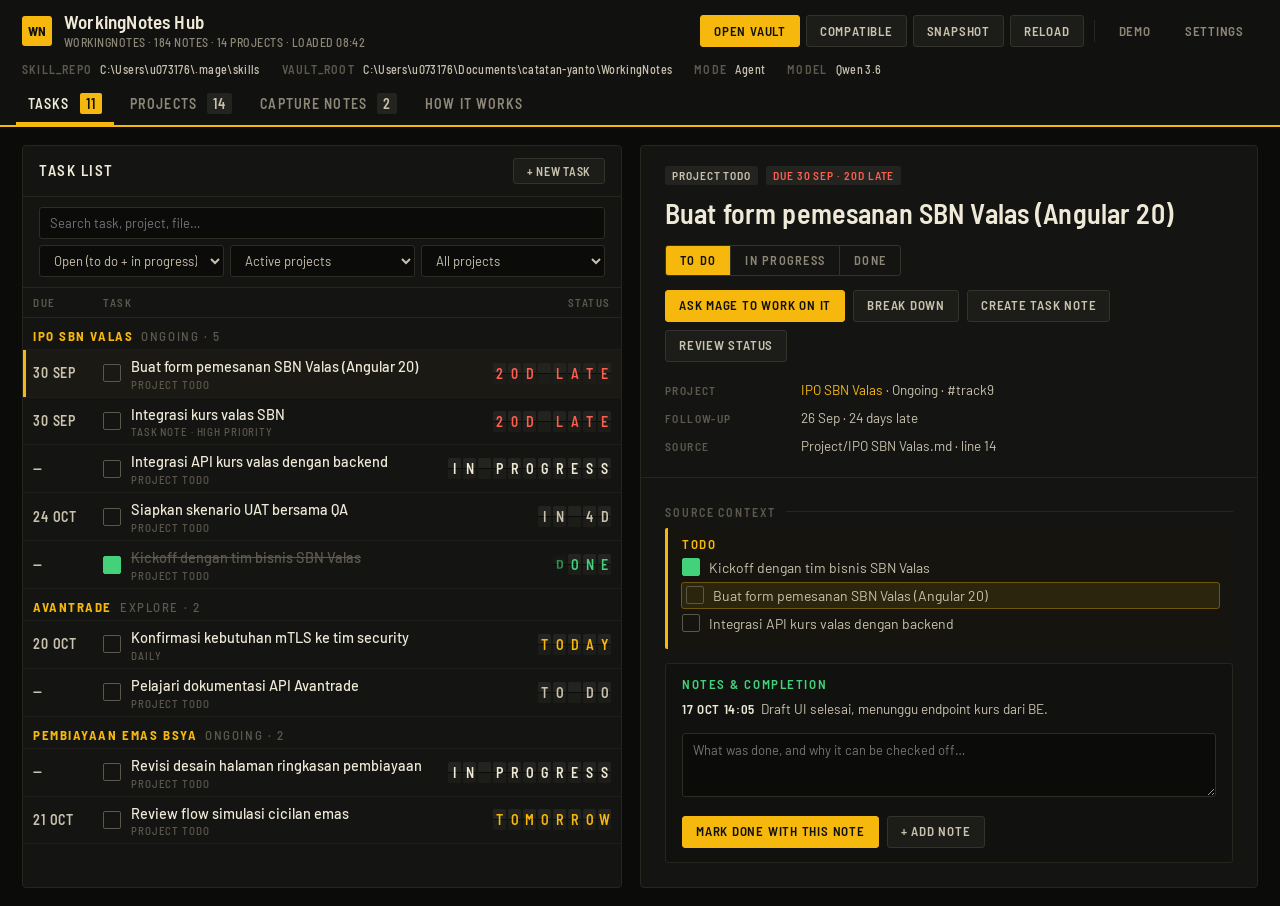
<file: note-taking-bca/design-samples/1-departure-board.html>
<!doctype html><html><head><meta charset="utf-8"><title>sample</title><link rel="stylesheet" href="fonts/fonts.css"><style>*{box-sizing:border-box}body{margin:0}
:root{--bg:#0b0b0a;--rail:#111110;--panel:#141412;--tile:#1c1c19;--tile2:#232320;--seam:#0b0b0a;--line:#26261f;--ink:#efe9d8;--ink2:#c9c2ae;--muted:#8d8777;--faint:#5e594e;--amber:#f6b80c;--amberbg:rgba(246,184,12,.12);--green:#43d17a;--red:#ff5d4f;--sign:"Bahnschrift","Barlow Semi Condensed","Arial Narrow",sans-serif;--text:"Segoe UI Variable Text","Barlow","Segoe UI",sans-serif}
body{background:var(--bg);color:var(--ink);font:14px/1.5 var(--text)}
.top{background:var(--rail);border-bottom:2px solid var(--amber)}
.bar{display:flex;align-items:center;gap:10px;padding:12px 22px}
.brand{display:flex;gap:12px;align-items:center;margin-right:auto}.mark{display:grid;place-items:center;width:30px;height:30px;background:var(--amber);color:#111;font:700 13px/1 var(--sign);border-radius:3px}
.name{font:600 19px/1 var(--sign);letter-spacing:.01em}.stat{font:500 12px/1.4 var(--sign);color:var(--muted);letter-spacing:.04em;margin-top:3px;text-transform:uppercase}
.acts{display:flex;gap:6px;align-items:center}.sep{width:1px;height:22px;background:var(--line);margin:0 4px}
.btn{height:32px;padding:0 13px;border-radius:3px;border:1px solid #33332b;background:var(--tile);color:var(--ink2);font:600 13px/1 var(--sign);letter-spacing:.06em;text-transform:uppercase}
.btn.primary{background:var(--amber);border-color:var(--amber);color:#111}.btn.ghost{background:none;border-color:transparent;color:var(--muted)}.btn.small{height:26px;font-size:12px}
.paths{display:flex;gap:22px;padding:0 22px 10px;font:500 12px/1 var(--sign);color:var(--ink2);letter-spacing:.03em}.paths b{color:var(--faint);font-weight:600;margin-right:6px;letter-spacing:.1em}
.tabs{display:flex;gap:4px;padding:0 16px}.tabs a{font:600 14px/1 var(--sign);letter-spacing:.08em;text-transform:uppercase;color:var(--muted);padding:12px 12px 11px;border-bottom:3px solid transparent}
.tabs a.on{color:var(--ink);border-color:var(--amber)}.tabs i{font-style:normal;margin-left:6px;background:var(--tile2);color:var(--ink2);padding:2px 6px;border-radius:2px}.tabs a.on i{background:var(--amber);color:#111}
main{display:grid;grid-template-columns:600px 1fr;gap:18px;padding:18px 22px}
.list,.detail{background:var(--panel);border:1px solid var(--line);border-radius:4px}
.lh{display:flex;align-items:center;padding:12px 16px;border-bottom:1px solid var(--line)}.lh h2{margin:0 auto 0 0;font:600 15px/1 var(--sign);letter-spacing:.1em;text-transform:uppercase}
.filters{display:grid;grid-template-columns:1fr 1fr 1fr;gap:6px;padding:10px 16px;border-bottom:1px solid var(--line)}.filters input{grid-column:1/-1}
input,select{background:var(--bg);border:1px solid #2d2d26;color:var(--ink2);border-radius:3px;height:32px;padding:0 10px;font:13px var(--text)}
table{width:100%;border-collapse:collapse}
th{font:600 11px/1 var(--sign);letter-spacing:.14em;color:var(--faint);text-align:left;padding:9px 10px;border-bottom:1px solid var(--line)}
.grp td{padding:12px 10px 6px;font:700 13px/1 var(--sign);letter-spacing:.12em;text-transform:uppercase;color:var(--amber)}.grp span{color:var(--faint);font-weight:500;margin-left:8px}
td{padding:7px 10px;border-bottom:1px solid #1d1d19;vertical-align:middle}
.due{font:600 14px/1 var(--sign);letter-spacing:.06em;color:var(--ink2);width:70px}
.tk{display:flex;gap:10px;align-items:center}.tick{width:18px;height:18px;border:1.5px solid #5b574b;border-radius:2px;flex:0 0 auto}.tick.done{background:var(--green);border-color:var(--green)}
.tt{font:500 14.5px/1.3 var(--text);color:var(--ink)}.src{font:500 11px/1 var(--sign);letter-spacing:.08em;color:var(--faint);text-transform:uppercase;margin-top:3px}
tr.sel td{background:#1a1913}tr.sel td:first-child{box-shadow:inset 3px 0 var(--amber)}
tr.done .tt{color:var(--faint);text-decoration:line-through}
.flap{display:inline-flex;gap:2px}.flap b{display:inline-block;min-width:13px;text-align:center;padding:4px 1px 3px;background:linear-gradient(180deg,var(--tile2) 0 49%,var(--seam) 49% 52%,var(--tile) 52%);font:600 14px/1 var(--sign);border-radius:2px;color:var(--ink)}
.flap.late b{color:var(--red)}.flap.today b,.flap.soon b{color:var(--amber)}.flap.done b{color:var(--green)}.flap.doing b{color:var(--ink)}.flap.open b{color:var(--ink2)}
.flap.flipping b:nth-child(1){transform:perspective(60px) rotateX(-38deg);transform-origin:50% 50%;filter:brightness(.7)}
.dh{padding:20px 24px;border-bottom:1px solid var(--line)}
.kick{display:flex;gap:8px;align-items:center}.dh h1{font:600 28px/1.15 var(--sign);letter-spacing:.005em;margin:12px 0 16px}
.seg{display:inline-flex;border:1px solid #33332b;border-radius:3px;overflow:hidden;margin-right:10px}.seg a{padding:8px 14px;font:600 12.5px/1 var(--sign);letter-spacing:.1em;text-transform:uppercase;color:var(--muted);border-right:1px solid #33332b}.seg a:last-child{border:0}.seg a.on{background:var(--amber);color:#111}
.row{display:flex;gap:8px;flex-wrap:wrap;margin-top:14px}
dl{display:grid;grid-template-columns:120px 1fr;gap:8px 16px;margin:18px 0 0;font-size:13.5px}dt{font:600 11.5px/20px var(--sign);letter-spacing:.12em;color:var(--faint)}dd{margin:0;color:var(--ink2)}dd a{color:var(--amber)}
.db{padding:6px 24px 24px}.sec{font:600 12px/1 var(--sign);letter-spacing:.16em;color:var(--faint);margin:22px 0 10px;display:flex;gap:10px;align-items:center}.sec:after{content:"";flex:1;height:1px;background:var(--line)}
.co{border-left:3px solid var(--amber);background:#15140f;padding:10px 14px;border-radius:2px}.co h4{margin:0 0 6px;font:600 13px/1 var(--sign);letter-spacing:.12em;color:var(--amber)}
.co li{list-style:none;margin:5px 0;display:flex;gap:9px;align-items:center;color:var(--ink2)}.co ul{margin:0;padding:0}.hl{background:rgba(246,184,12,.1);outline:1px solid rgba(246,184,12,.4);border-radius:2px;padding:2px 4px}
.nb{margin-top:14px;border:1px solid var(--line);background:#11110f;padding:14px 16px;border-radius:3px}.nb h4{margin:0 0 8px;font:600 13px/1 var(--sign);letter-spacing:.12em;color:var(--green)}
.nl{font-size:13.5px;color:var(--ink2);margin:4px 0}.nl b{font:600 13px var(--sign);color:var(--ink);letter-spacing:.05em}
textarea{width:100%;height:64px;background:var(--bg);border:1px solid #2d2d26;color:var(--ink2);border-radius:3px;margin-top:10px;padding:8px 10px;font:13px var(--text)}
.chip{font:600 11.5px/1 var(--sign);letter-spacing:.08em;padding:4px 7px;border-radius:2px;background:var(--tile2);color:var(--ink2);text-transform:uppercase}.chip.red{color:var(--red)}.chip.amber{color:var(--amber)}
</style></head><body>
<header class="top"><div class="bar"><div class="brand"><span class="mark">WN</span><div><div class="name">WorkingNotes Hub</div><div class="stat">WorkingNotes · 184 notes · 14 projects · loaded 08:42</div></div></div>
<div class="acts"><button class="btn primary">Open vault</button><button class="btn">Compatible</button><button class="btn">Snapshot</button><button class="btn">Reload</button><span class="sep"></span><button class="btn ghost">Demo</button><button class="btn ghost">Settings</button></div></div>
<div class="paths"><span><b>SKILL_REPO</b> C:\Users\u073176\.mage\skills</span><span><b>VAULT_ROOT</b> C:\Users\u073176\Documents\catatan-yanto\WorkingNotes</span><span><b>MODE</b> Agent</span><span><b>MODEL</b> Qwen 3.6</span></div>
<nav class="tabs"><a class="on">Tasks <i>11</i></a><a>Projects <i>14</i></a><a>Capture notes <i>2</i></a><a>How it works</a></nav></header>
<main><section class="list"><div class="lh"><h2>Task list</h2><button class="btn small">+ New task</button></div>
<div class="filters"><input placeholder="Search task, project, file…"><select><option>Open (to do + in progress)</option></select><select><option>Active projects</option></select><select><option>All projects</option></select></div>
<table><thead><tr><th>DUE</th><th>TASK</th><th style="text-align:right">STATUS</th></tr></thead><tbody><tr class="grp"><td colspan="3">IPO SBN Valas<span>Ongoing · 5</span></td></tr><tr class="sel "><td class="due">30 SEP</td><td><div class="tk"><span class="tick "></span><div><div class="tt">Buat form pemesanan SBN Valas (Angular 20)</div><div class="src">Project TODO</div></div></div></td><td style="text-align:right"><span class="flap late"><b>2</b><b>0</b><b>D</b><b>&nbsp;</b><b>L</b><b>A</b><b>T</b><b>E</b></span></td></tr><tr class=" "><td class="due">30 SEP</td><td><div class="tk"><span class="tick "></span><div><div class="tt">Integrasi kurs valas SBN</div><div class="src">Task note · High priority</div></div></div></td><td style="text-align:right"><span class="flap late"><b>2</b><b>0</b><b>D</b><b>&nbsp;</b><b>L</b><b>A</b><b>T</b><b>E</b></span></td></tr><tr class=" "><td class="due">—</td><td><div class="tk"><span class="tick "></span><div><div class="tt">Integrasi API kurs valas dengan backend</div><div class="src">Project TODO</div></div></div></td><td style="text-align:right"><span class="flap doing"><b>I</b><b>N</b><b>&nbsp;</b><b>P</b><b>R</b><b>O</b><b>G</b><b>R</b><b>E</b><b>S</b><b>S</b></span></td></tr><tr class=" "><td class="due">24 OCT</td><td><div class="tk"><span class="tick "></span><div><div class="tt">Siapkan skenario UAT bersama QA</div><div class="src">Project TODO</div></div></div></td><td style="text-align:right"><span class="flap open"><b>I</b><b>N</b><b>&nbsp;</b><b>4</b><b>D</b></span></td></tr><tr class=" done"><td class="due">—</td><td><div class="tk"><span class="tick done"></span><div><div class="tt">Kickoff dengan tim bisnis SBN Valas</div><div class="src">Project TODO</div></div></div></td><td style="text-align:right"><span class="flap done flipping"><b>D</b><b>O</b><b>N</b><b>E</b></span></td></tr><tr class="grp"><td colspan="3">Avantrade<span>Explore · 2</span></td></tr><tr class=" "><td class="due">20 OCT</td><td><div class="tk"><span class="tick "></span><div><div class="tt">Konfirmasi kebutuhan mTLS ke tim security</div><div class="src">Daily</div></div></div></td><td style="text-align:right"><span class="flap today"><b>T</b><b>O</b><b>D</b><b>A</b><b>Y</b></span></td></tr><tr class=" "><td class="due">—</td><td><div class="tk"><span class="tick "></span><div><div class="tt">Pelajari dokumentasi API Avantrade</div><div class="src">Project TODO</div></div></div></td><td style="text-align:right"><span class="flap open"><b>T</b><b>O</b><b>&nbsp;</b><b>D</b><b>O</b></span></td></tr><tr class="grp"><td colspan="3">Pembiayaan emas Bsya<span>Ongoing · 2</span></td></tr><tr class=" "><td class="due">—</td><td><div class="tk"><span class="tick "></span><div><div class="tt">Revisi desain halaman ringkasan pembiayaan</div><div class="src">Project TODO</div></div></div></td><td style="text-align:right"><span class="flap doing"><b>I</b><b>N</b><b>&nbsp;</b><b>P</b><b>R</b><b>O</b><b>G</b><b>R</b><b>E</b><b>S</b><b>S</b></span></td></tr><tr class=" "><td class="due">21 OCT</td><td><div class="tk"><span class="tick "></span><div><div class="tt">Review flow simulasi cicilan emas</div><div class="src">Project TODO</div></div></div></td><td style="text-align:right"><span class="flap soon"><b>T</b><b>O</b><b>M</b><b>O</b><b>R</b><b>R</b><b>O</b><b>W</b></span></td></tr></tbody></table></section><section class="detail"><div class="dh"><div class="kick"><span class="chip">Project TODO</span><span class="chip red">Due 30 Sep · 20d late</span></div><h1>Buat form pemesanan SBN Valas (Angular 20)</h1>
<span class="seg"><a class="on">To do</a><a>In progress</a><a>Done</a></span>
<div class="row"><button class="btn primary">Ask Mage to work on it</button><button class="btn">Break down</button><button class="btn">Create task note</button><button class="btn">Review status</button></div>
<dl><dt>PROJECT</dt><dd><a>IPO SBN Valas</a> · Ongoing · #track9</dd><dt>FOLLOW-UP</dt><dd>26 Sep · 24 days late</dd><dt>SOURCE</dt><dd>Project/IPO SBN Valas.md · line 14</dd></dl></div>
<div class="db"><div class="sec">SOURCE CONTEXT</div><div class="co"><h4>TODO</h4><ul><li><span class="tick done"></span>Kickoff dengan tim bisnis SBN Valas</li><li class="hl"><span class="tick"></span>Buat form pemesanan SBN Valas (Angular 20)</li><li><span class="tick"></span>Integrasi API kurs valas dengan backend</li></ul></div>
<div class="nb"><h4>NOTES &amp; COMPLETION</h4><div class="nl"><b>17 OCT 14:05</b> &nbsp;Draft UI selesai, menunggu endpoint kurs dari BE.</div><textarea placeholder="What was done, and why it can be checked off…"></textarea><div class="row"><button class="btn primary">Mark done with this note</button><button class="btn">+ Add note</button></div></div></div></section></main></body></html>
</file>
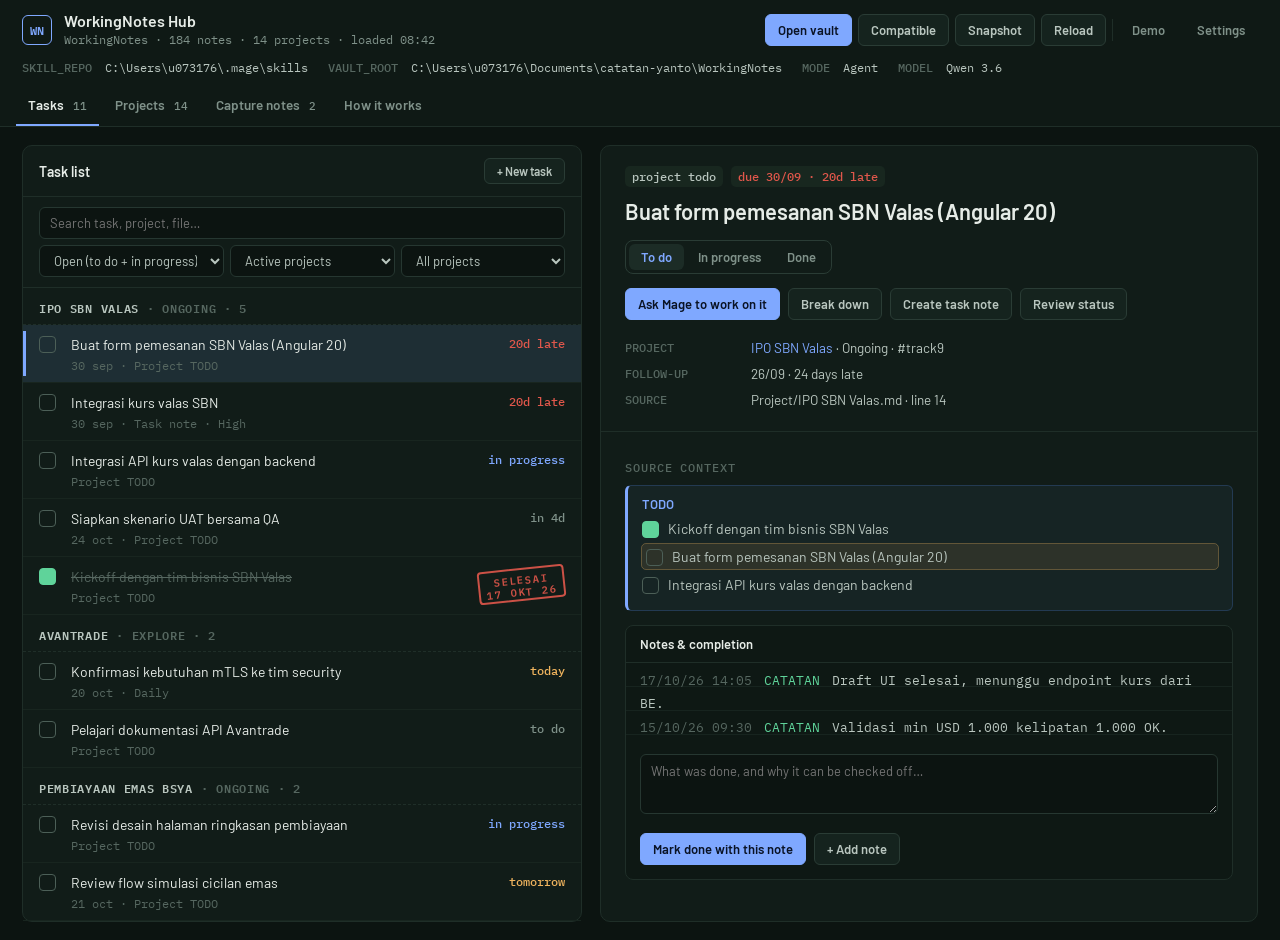
<file: note-taking-bca/design-samples/2-passbook-stamp.html>
<!doctype html><html><head><meta charset="utf-8"><title>sample</title><link rel="stylesheet" href="fonts/fonts.css"><style>*{box-sizing:border-box}body{margin:0}
:root{--bg:#0c1411;--rail:#0f1915;--panel:#111c18;--line:#1f2e28;--ink:#e6ece7;--ink2:#b9c6bf;--muted:#7f9189;--faint:#566760;--blue:#7fa8ff;--bluebg:rgba(127,168,255,.12);--stamp:#e0574b;--green:#5fd39a;--amber:#f0b45e;--mono:"Cascadia Mono","IBM Plex Mono",Consolas,monospace;--text:"Segoe UI Variable Text","Barlow","Segoe UI",sans-serif}
body{background:var(--bg);color:var(--ink);font:14px/1.5 var(--text)}
.top{background:var(--rail);border-bottom:1px solid var(--line)}.bar{display:flex;align-items:center;gap:8px;padding:12px 22px}
.brand{display:flex;gap:12px;align-items:center;margin-right:auto}.mark{display:grid;place-items:center;width:30px;height:30px;border:1.5px solid var(--blue);color:var(--blue);font:600 12px/1 var(--mono);border-radius:6px}
.name{font:600 16px/1.1 var(--text)}.stat{font:12px/1.4 var(--mono);color:var(--muted);margin-top:2px}
.acts{display:flex;gap:6px;align-items:center}.sep{width:1px;height:22px;background:var(--line)}
.btn{height:32px;padding:0 12px;border-radius:6px;border:1px solid #2a3c35;background:#15231e;color:var(--ink2);font:550 13px var(--text)}.btn.primary{background:var(--blue);border-color:var(--blue);color:#0a1325}.btn.ghost{background:none;border-color:transparent;color:var(--muted)}.btn.small{height:26px;font-size:12px}
.paths{display:flex;gap:20px;padding:0 22px 10px;font:12px var(--mono);color:var(--ink2)}.paths b{color:var(--faint);font-weight:500;margin-right:6px}
.tabs{display:flex;gap:4px;padding:0 16px}.tabs a{font:600 13.5px var(--text);color:var(--muted);padding:11px 12px;border-bottom:2px solid transparent}.tabs a.on{color:var(--ink);border-color:var(--blue)}.tabs i{font:500 11px var(--mono);font-style:normal;margin-left:6px;color:var(--muted)}
main{display:grid;grid-template-columns:560px 1fr;gap:18px;padding:18px 22px}.list,.detail{background:var(--panel);border:1px solid var(--line);border-radius:10px}
.lh{display:flex;align-items:center;padding:12px 16px;border-bottom:1px solid var(--line)}.lh h2{margin:0 auto 0 0;font:600 14px var(--text)}
.filters{display:grid;grid-template-columns:1fr 1fr 1fr;gap:6px;padding:10px 16px;border-bottom:1px solid var(--line)}.filters input{grid-column:1/-1}
input,select{background:var(--bg);border:1px solid #263731;color:var(--ink2);border-radius:6px;height:32px;padding:0 10px;font:13px var(--text)}
.grp{display:flex;gap:8px;padding:10px 16px 6px;font:600 11.5px var(--mono);letter-spacing:.06em;text-transform:uppercase;color:var(--ink2);border-bottom:1px dashed var(--line)}.grp span{color:var(--faint)}
.t{display:grid;grid-template-columns:22px 1fr auto;gap:10px;padding:9px 16px;border-bottom:1px solid #18251f;align-items:start;position:relative}
.t.sel{background:var(--bluebg)}.t.sel:before{content:"";position:absolute;left:0;top:6px;bottom:6px;width:3px;background:var(--blue)}
.tick{width:17px;height:17px;border:1.5px solid #4c5f57;border-radius:4px;margin-top:2px}.tick.done{background:var(--green);border-color:var(--green)}
.tt{font-size:14px;color:var(--ink)}.mut{font:11.5px var(--mono);color:var(--faint);margin-top:3px}.t.done .tt{color:var(--faint);text-decoration:line-through}
.st{font:500 11.5px var(--mono);white-space:nowrap;padding-top:2px}.late{color:var(--stamp)}.today,.soon{color:var(--amber)}.doing{color:var(--blue)}.open{color:var(--muted)}
.stamp{display:inline-block;transform:rotate(-6deg);border:2px solid var(--stamp);color:var(--stamp);font:700 10.5px/1.1 var(--mono);padding:3px 6px;border-radius:4px;text-align:center;letter-spacing:.08em;opacity:.9}
.dh{padding:20px 24px;border-bottom:1px solid var(--line)}.kick{display:flex;gap:8px}.dh h1{font:600 22px/1.3 var(--text);margin:10px 0 14px}
.chip{font:500 11.5px var(--mono);padding:3px 7px;border-radius:5px;background:#18271f;color:var(--ink2)}.chip.red{color:var(--stamp)}
.seg{display:inline-flex;border:1px solid #2a3c35;border-radius:8px;padding:3px;gap:2px}.seg a{padding:5px 12px;border-radius:6px;font:550 13px var(--text);color:var(--muted)}.seg a.on{background:#1c2c26;color:var(--blue)}
.row{display:flex;gap:8px;flex-wrap:wrap;margin-top:14px}
dl{display:grid;grid-template-columns:110px 1fr;gap:6px 16px;margin:18px 0 0;font-size:13.5px}dt{font:500 11.5px/20px var(--mono);color:var(--faint);text-transform:uppercase}dd{margin:0;color:var(--ink2)}dd a{color:var(--blue)}
.db{padding:6px 24px 24px}.sec{font:500 11.5px var(--mono);letter-spacing:.08em;color:var(--faint);margin:22px 0 10px;text-transform:uppercase}
.co{border:1px solid #233a52;border-left:3px solid var(--blue);background:rgba(127,168,255,.05);padding:10px 14px;border-radius:6px}.co h4{margin:0 0 6px;color:var(--blue);font:600 13px var(--text)}
.co ul{margin:0;padding:0}.co li{list-style:none;margin:5px 0;display:flex;gap:9px;align-items:center;color:var(--ink2)}.hl{background:rgba(240,180,94,.1);outline:1px solid rgba(240,180,94,.35);border-radius:4px;padding:2px 4px}
.nb{margin-top:14px;border:1px solid var(--line);border-radius:8px;background:#0e1814;overflow:hidden}.nb h4{margin:0;padding:10px 14px;font:600 13px var(--text);border-bottom:1px solid var(--line)}
.pb{font:12.5px/1.9 var(--mono);color:var(--ink2);padding:6px 14px;background:repeating-linear-gradient(180deg,transparent 0 23px,#17241f 23px 24px)}.pb span{color:var(--faint);margin-right:12px}.pb em{font-style:normal;color:var(--green);margin-right:12px}
textarea{width:calc(100% - 28px);margin:8px 14px 0;height:60px;background:var(--bg);border:1px solid #263731;color:var(--ink2);border-radius:6px;padding:8px 10px;font:13px var(--text)}.nb .row{padding:0 14px 14px}
</style></head><body>
<header class="top"><div class="bar"><div class="brand"><span class="mark">WN</span><div><div class="name">WorkingNotes Hub</div><div class="stat">WorkingNotes · 184 notes · 14 projects · loaded 08:42</div></div></div>
<div class="acts"><button class="btn primary">Open vault</button><button class="btn">Compatible</button><button class="btn">Snapshot</button><button class="btn">Reload</button><span class="sep"></span><button class="btn ghost">Demo</button><button class="btn ghost">Settings</button></div></div>
<div class="paths"><span><b>SKILL_REPO</b> C:\Users\u073176\.mage\skills</span><span><b>VAULT_ROOT</b> C:\Users\u073176\Documents\catatan-yanto\WorkingNotes</span><span><b>MODE</b> Agent</span><span><b>MODEL</b> Qwen 3.6</span></div>
<nav class="tabs"><a class="on">Tasks <i>11</i></a><a>Projects <i>14</i></a><a>Capture notes <i>2</i></a><a>How it works</a></nav></header>
<main><section class="list"><div class="lh"><h2>Task list</h2><button class="btn small">+ New task</button></div>
<div class="filters"><input placeholder="Search task, project, file…"><select><option>Open (to do + in progress)</option></select><select><option>Active projects</option></select><select><option>All projects</option></select></div>
<div class="grp">IPO SBN Valas <span>· Ongoing · 5</span></div><div class="t sel "><span class="tick "></span><div><div class="tt">Buat form pemesanan SBN Valas (Angular 20)</div><div class="mut">30 sep · Project TODO</div></div><div class="st late">20d late</div></div><div class="t  "><span class="tick "></span><div><div class="tt">Integrasi kurs valas SBN</div><div class="mut">30 sep · Task note · High</div></div><div class="st late">20d late</div></div><div class="t  "><span class="tick "></span><div><div class="tt">Integrasi API kurs valas dengan backend</div><div class="mut">Project TODO</div></div><div class="st doing">in progress</div></div><div class="t  "><span class="tick "></span><div><div class="tt">Siapkan skenario UAT bersama QA</div><div class="mut">24 oct · Project TODO</div></div><div class="st open">in 4d</div></div><div class="t  done"><span class="tick done"></span><div><div class="tt">Kickoff dengan tim bisnis SBN Valas</div><div class="mut">Project TODO</div></div><div class="st done"><span class="stamp">SELESAI<br>17 OKT 26</span></div></div><div class="grp">Avantrade <span>· Explore · 2</span></div><div class="t  "><span class="tick "></span><div><div class="tt">Konfirmasi kebutuhan mTLS ke tim security</div><div class="mut">20 oct · Daily</div></div><div class="st today">today</div></div><div class="t  "><span class="tick "></span><div><div class="tt">Pelajari dokumentasi API Avantrade</div><div class="mut">Project TODO</div></div><div class="st open">to do</div></div><div class="grp">Pembiayaan emas Bsya <span>· Ongoing · 2</span></div><div class="t  "><span class="tick "></span><div><div class="tt">Revisi desain halaman ringkasan pembiayaan</div><div class="mut">Project TODO</div></div><div class="st doing">in progress</div></div><div class="t  "><span class="tick "></span><div><div class="tt">Review flow simulasi cicilan emas</div><div class="mut">21 oct · Project TODO</div></div><div class="st soon">tomorrow</div></div></section><section class="detail"><div class="dh"><div class="kick"><span class="chip">project todo</span><span class="chip red">due 30/09 · 20d late</span></div><h1>Buat form pemesanan SBN Valas (Angular 20)</h1>
<span class="seg"><a class="on">To do</a><a>In progress</a><a>Done</a></span>
<div class="row"><button class="btn primary">Ask Mage to work on it</button><button class="btn">Break down</button><button class="btn">Create task note</button><button class="btn">Review status</button></div>
<dl><dt>Project</dt><dd><a>IPO SBN Valas</a> · Ongoing · #track9</dd><dt>Follow-up</dt><dd>26/09 · 24 days late</dd><dt>Source</dt><dd>Project/IPO SBN Valas.md · line 14</dd></dl></div>
<div class="db"><div class="sec">Source context</div><div class="co"><h4>TODO</h4><ul><li><span class="tick done"></span>Kickoff dengan tim bisnis SBN Valas</li><li class="hl"><span class="tick"></span>Buat form pemesanan SBN Valas (Angular 20)</li><li><span class="tick"></span>Integrasi API kurs valas dengan backend</li></ul></div>
<div class="nb"><h4>Notes &amp; completion</h4><div class="pb"><div><span>17/10/26 14:05</span><em>CATATAN</em>Draft UI selesai, menunggu endpoint kurs dari BE.</div><div><span>15/10/26 09:30</span><em>CATATAN</em>Validasi min USD 1.000 kelipatan 1.000 OK.</div></div><textarea placeholder="What was done, and why it can be checked off…"></textarea><div class="row"><button class="btn primary">Mark done with this note</button><button class="btn">+ Add note</button></div></div></div></section></main></body></html>
</file>
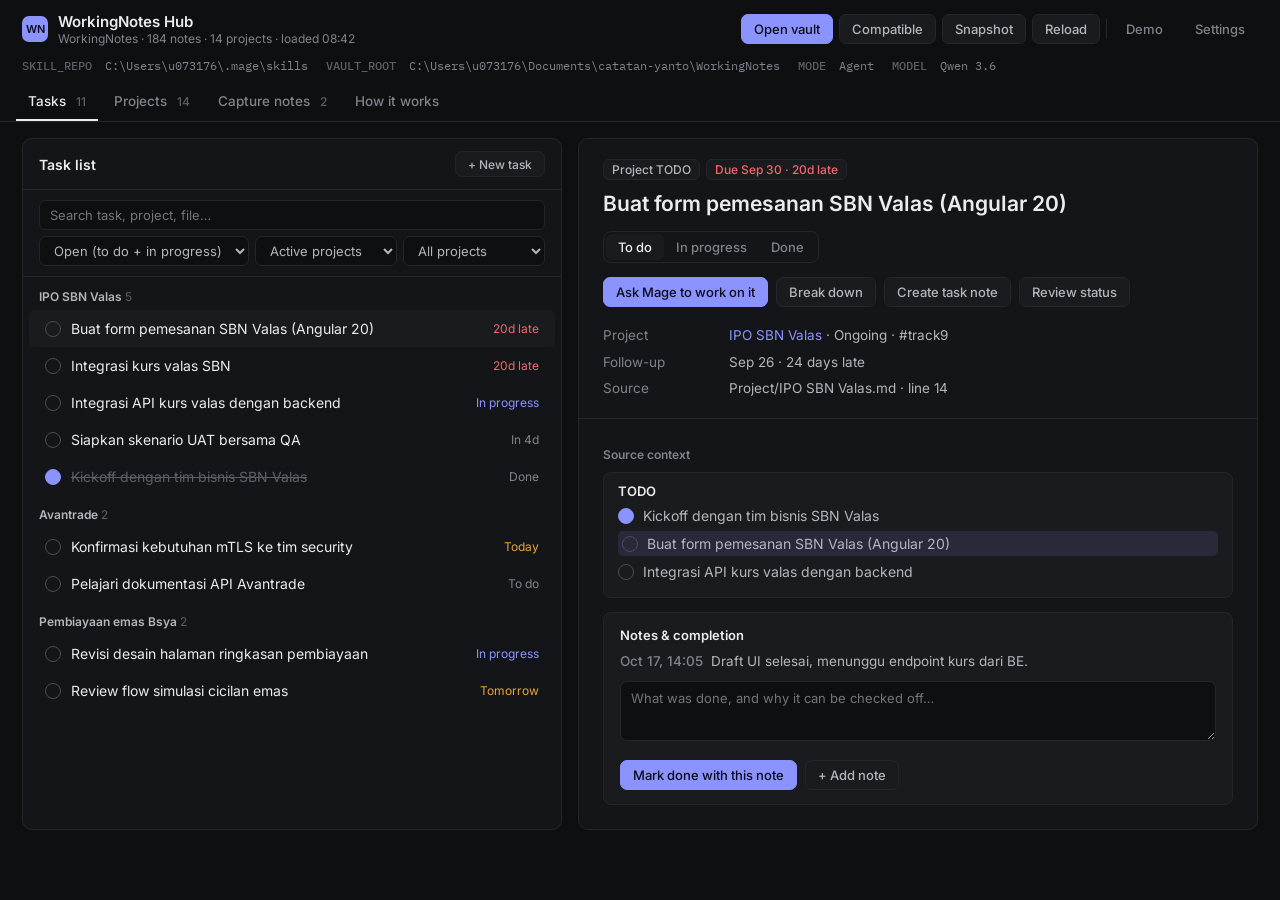
<file: note-taking-bca/design-samples/3-refined-standard.html>
<!doctype html><html><head><meta charset="utf-8"><title>sample</title><link rel="stylesheet" href="fonts/fonts.css"><style>*{box-sizing:border-box}body{margin:0}
:root{--bg:#0e0f11;--panel:#141518;--panel2:#1a1b1f;--line:#24262b;--ink:#ececef;--ink2:#b4b6bd;--muted:#80838c;--faint:#5c5f67;--acc:#8b93ff;--accbg:rgba(139,147,255,.12);--green:#4cc38a;--red:#f1666a;--amber:#e5a63b;--sans:"Segoe UI Variable Text","Inter","Segoe UI",sans-serif;--mono:"Cascadia Mono","IBM Plex Mono",monospace}
body{background:var(--bg);color:var(--ink);font:14px/1.5 var(--sans)}
.top{border-bottom:1px solid var(--line)}.bar{display:flex;align-items:center;gap:8px;padding:12px 22px}
.brand{display:flex;gap:10px;align-items:center;margin-right:auto}.mark{display:grid;place-items:center;width:26px;height:26px;background:var(--acc);color:#0b0c1a;font:600 11px var(--sans);border-radius:7px}
.name{font:600 15px var(--sans)}.stat{font:12px var(--sans);color:var(--muted)}
.acts{display:flex;gap:6px;align-items:center}.sep{width:1px;height:20px;background:var(--line)}
.btn{height:30px;padding:0 12px;border-radius:7px;border:1px solid var(--line);background:var(--panel2);color:var(--ink2);font:500 13px var(--sans)}.btn.primary{background:var(--acc);border-color:var(--acc);color:#0b0c1a}.btn.ghost{background:none;border-color:transparent;color:var(--muted)}.btn.small{height:26px;font-size:12px}
.paths{display:flex;gap:18px;padding:0 22px 10px;font:12px var(--mono);color:var(--muted)}.paths b{color:var(--faint);font-weight:500;margin-right:6px}
.tabs{display:flex;gap:4px;padding:0 16px}.tabs a{font:500 13.5px var(--sans);color:var(--muted);padding:10px 12px;border-bottom:2px solid transparent}.tabs a.on{color:var(--ink);border-color:var(--ink)}.tabs i{font-style:normal;margin-left:6px;color:var(--faint);font-size:12px}
main{display:grid;grid-template-columns:540px 1fr;gap:16px;padding:16px 22px}.list,.detail{background:var(--panel);border:1px solid var(--line);border-radius:10px}
.lh{display:flex;align-items:center;padding:12px 16px;border-bottom:1px solid var(--line)}.lh h2{margin:0 auto 0 0;font:600 14px var(--sans)}
.filters{display:grid;grid-template-columns:1fr 1fr 1fr;gap:6px;padding:10px 16px;border-bottom:1px solid var(--line)}.filters input{grid-column:1/-1}
input,select{background:var(--bg);border:1px solid var(--line);color:var(--ink2);border-radius:7px;height:30px;padding:0 10px;font:13px var(--sans)}
.grp{padding:12px 16px 6px;font:600 12px var(--sans);color:var(--ink2)}.grp span{color:var(--faint);font-weight:400}
.t{display:flex;gap:10px;padding:8px 16px;align-items:center;border-radius:6px;margin:0 6px}.t.sel{background:var(--panel2)}
.tick{width:16px;height:16px;border:1.5px solid #4a4d55;border-radius:50%}.tick.done{background:var(--acc);border-color:var(--acc)}
.tt{flex:1;font-size:14px}.t.done .tt{color:var(--faint);text-decoration:line-through}.st{font-size:12px;color:var(--muted)}.st.late{color:var(--red)}.st.today,.st.soon{color:var(--amber)}.st.doing{color:var(--acc)}
.dh{padding:20px 24px;border-bottom:1px solid var(--line)}.kick{display:flex;gap:6px}.dh h1{font:600 21px/1.3 var(--sans);margin:10px 0 14px}
.chip{font:500 12px var(--sans);padding:2px 8px;border-radius:6px;background:var(--panel2);color:var(--ink2);border:1px solid var(--line)}.chip.red{color:var(--red)}
.seg{display:inline-flex;border:1px solid var(--line);border-radius:8px;padding:2px}.seg a{padding:5px 12px;border-radius:6px;font:500 13px var(--sans);color:var(--muted)}.seg a.on{background:var(--panel2);color:var(--ink)}
.row{display:flex;gap:8px;flex-wrap:wrap;margin-top:14px}
dl{display:grid;grid-template-columns:110px 1fr;gap:6px 16px;margin:18px 0 0;font-size:13.5px}dt{color:var(--muted)}dd{margin:0;color:var(--ink2)}dd a{color:var(--acc)}
.db{padding:6px 24px 24px}.sec{font:600 12px var(--sans);color:var(--muted);margin:22px 0 10px}
.co{border:1px solid var(--line);background:var(--panel2);padding:10px 14px;border-radius:8px}.co h4{margin:0 0 6px;font:600 13px var(--sans);color:var(--ink)}
.co ul{margin:0;padding:0}.co li{list-style:none;margin:5px 0;display:flex;gap:9px;align-items:center;color:var(--ink2)}.hl{background:var(--accbg);border-radius:5px;padding:2px 4px}
.nb{margin-top:14px;border:1px solid var(--line);background:var(--panel2);padding:14px 16px;border-radius:8px}.nb h4{margin:0 0 8px;font:600 13px var(--sans)}
.nl{font-size:13.5px;color:var(--ink2)}.nl b{color:var(--muted);font-weight:500;margin-right:8px}
textarea{width:100%;height:60px;background:var(--bg);border:1px solid var(--line);color:var(--ink2);border-radius:7px;margin-top:10px;padding:8px 10px;font:13px var(--sans)}
</style></head><body>
<header class="top"><div class="bar"><div class="brand"><span class="mark">WN</span><div><div class="name">WorkingNotes Hub</div><div class="stat">WorkingNotes · 184 notes · 14 projects · loaded 08:42</div></div></div>
<div class="acts"><button class="btn primary">Open vault</button><button class="btn">Compatible</button><button class="btn">Snapshot</button><button class="btn">Reload</button><span class="sep"></span><button class="btn ghost">Demo</button><button class="btn ghost">Settings</button></div></div>
<div class="paths"><span><b>SKILL_REPO</b> C:\Users\u073176\.mage\skills</span><span><b>VAULT_ROOT</b> C:\Users\u073176\Documents\catatan-yanto\WorkingNotes</span><span><b>MODE</b> Agent</span><span><b>MODEL</b> Qwen 3.6</span></div>
<nav class="tabs"><a class="on">Tasks <i>11</i></a><a>Projects <i>14</i></a><a>Capture notes <i>2</i></a><a>How it works</a></nav></header>
<main><section class="list"><div class="lh"><h2>Task list</h2><button class="btn small">+ New task</button></div>
<div class="filters"><input placeholder="Search task, project, file…"><select><option>Open (to do + in progress)</option></select><select><option>Active projects</option></select><select><option>All projects</option></select></div>
<div class="grp">IPO SBN Valas <span>5</span></div><div class="t sel "><span class="tick "></span><span class="tt">Buat form pemesanan SBN Valas (Angular 20)</span><span class="st late">20d late</span></div><div class="t  "><span class="tick "></span><span class="tt">Integrasi kurs valas SBN</span><span class="st late">20d late</span></div><div class="t  "><span class="tick "></span><span class="tt">Integrasi API kurs valas dengan backend</span><span class="st doing">In progress</span></div><div class="t  "><span class="tick "></span><span class="tt">Siapkan skenario UAT bersama QA</span><span class="st open">In 4d</span></div><div class="t  done"><span class="tick done"></span><span class="tt">Kickoff dengan tim bisnis SBN Valas</span><span class="st done">Done</span></div><div class="grp">Avantrade <span>2</span></div><div class="t  "><span class="tick "></span><span class="tt">Konfirmasi kebutuhan mTLS ke tim security</span><span class="st today">Today</span></div><div class="t  "><span class="tick "></span><span class="tt">Pelajari dokumentasi API Avantrade</span><span class="st open">To do</span></div><div class="grp">Pembiayaan emas Bsya <span>2</span></div><div class="t  "><span class="tick "></span><span class="tt">Revisi desain halaman ringkasan pembiayaan</span><span class="st doing">In progress</span></div><div class="t  "><span class="tick "></span><span class="tt">Review flow simulasi cicilan emas</span><span class="st soon">Tomorrow</span></div></section><section class="detail"><div class="dh"><div class="kick"><span class="chip">Project TODO</span><span class="chip red">Due Sep 30 · 20d late</span></div><h1>Buat form pemesanan SBN Valas (Angular 20)</h1>
<span class="seg"><a class="on">To do</a><a>In progress</a><a>Done</a></span>
<div class="row"><button class="btn primary">Ask Mage to work on it</button><button class="btn">Break down</button><button class="btn">Create task note</button><button class="btn">Review status</button></div>
<dl><dt>Project</dt><dd><a>IPO SBN Valas</a> · Ongoing · #track9</dd><dt>Follow-up</dt><dd>Sep 26 · 24 days late</dd><dt>Source</dt><dd>Project/IPO SBN Valas.md · line 14</dd></dl></div>
<div class="db"><div class="sec">Source context</div><div class="co"><h4>TODO</h4><ul><li><span class="tick done"></span>Kickoff dengan tim bisnis SBN Valas</li><li class="hl"><span class="tick"></span>Buat form pemesanan SBN Valas (Angular 20)</li><li><span class="tick"></span>Integrasi API kurs valas dengan backend</li></ul></div>
<div class="nb"><h4>Notes &amp; completion</h4><div class="nl"><b>Oct 17, 14:05</b>Draft UI selesai, menunggu endpoint kurs dari BE.</div><textarea placeholder="What was done, and why it can be checked off…"></textarea><div class="row"><button class="btn primary">Mark done with this note</button><button class="btn">+ Add note</button></div></div></div></section></main></body></html>
</file>
<file: note-taking-bca/design-samples/fonts/fonts.css>
@font-face{font-family:'Barlow';font-weight:400;src:url(Barlow-400.woff2) format('woff2')}
@font-face{font-family:'Barlow';font-weight:500;src:url(Barlow-500.woff2) format('woff2')}
@font-face{font-family:'Barlow';font-weight:600;src:url(Barlow-600.woff2) format('woff2')}
@font-face{font-family:'Barlow Semi Condensed';font-weight:500;src:url(BarlowSemiCondensed-500.woff2) format('woff2')}
@font-face{font-family:'Barlow Semi Condensed';font-weight:600;src:url(BarlowSemiCondensed-600.woff2) format('woff2')}
@font-face{font-family:'Barlow Semi Condensed';font-weight:700;src:url(BarlowSemiCondensed-700.woff2) format('woff2')}
@font-face{font-family:'IBM Plex Mono';font-weight:400;src:url(IBMPlexMono-400.woff2) format('woff2')}
@font-face{font-family:'IBM Plex Mono';font-weight:500;src:url(IBMPlexMono-500.woff2) format('woff2')}
@font-face{font-family:'IBM Plex Mono';font-weight:600;src:url(IBMPlexMono-600.woff2) format('woff2')}
@font-face{font-family:'Inter';font-weight:400;src:url(Inter-400.woff2) format('woff2')}
@font-face{font-family:'Inter';font-weight:500;src:url(Inter-500.woff2) format('woff2')}
@font-face{font-family:'Inter';font-weight:600;src:url(Inter-600.woff2) format('woff2')}
</file>
